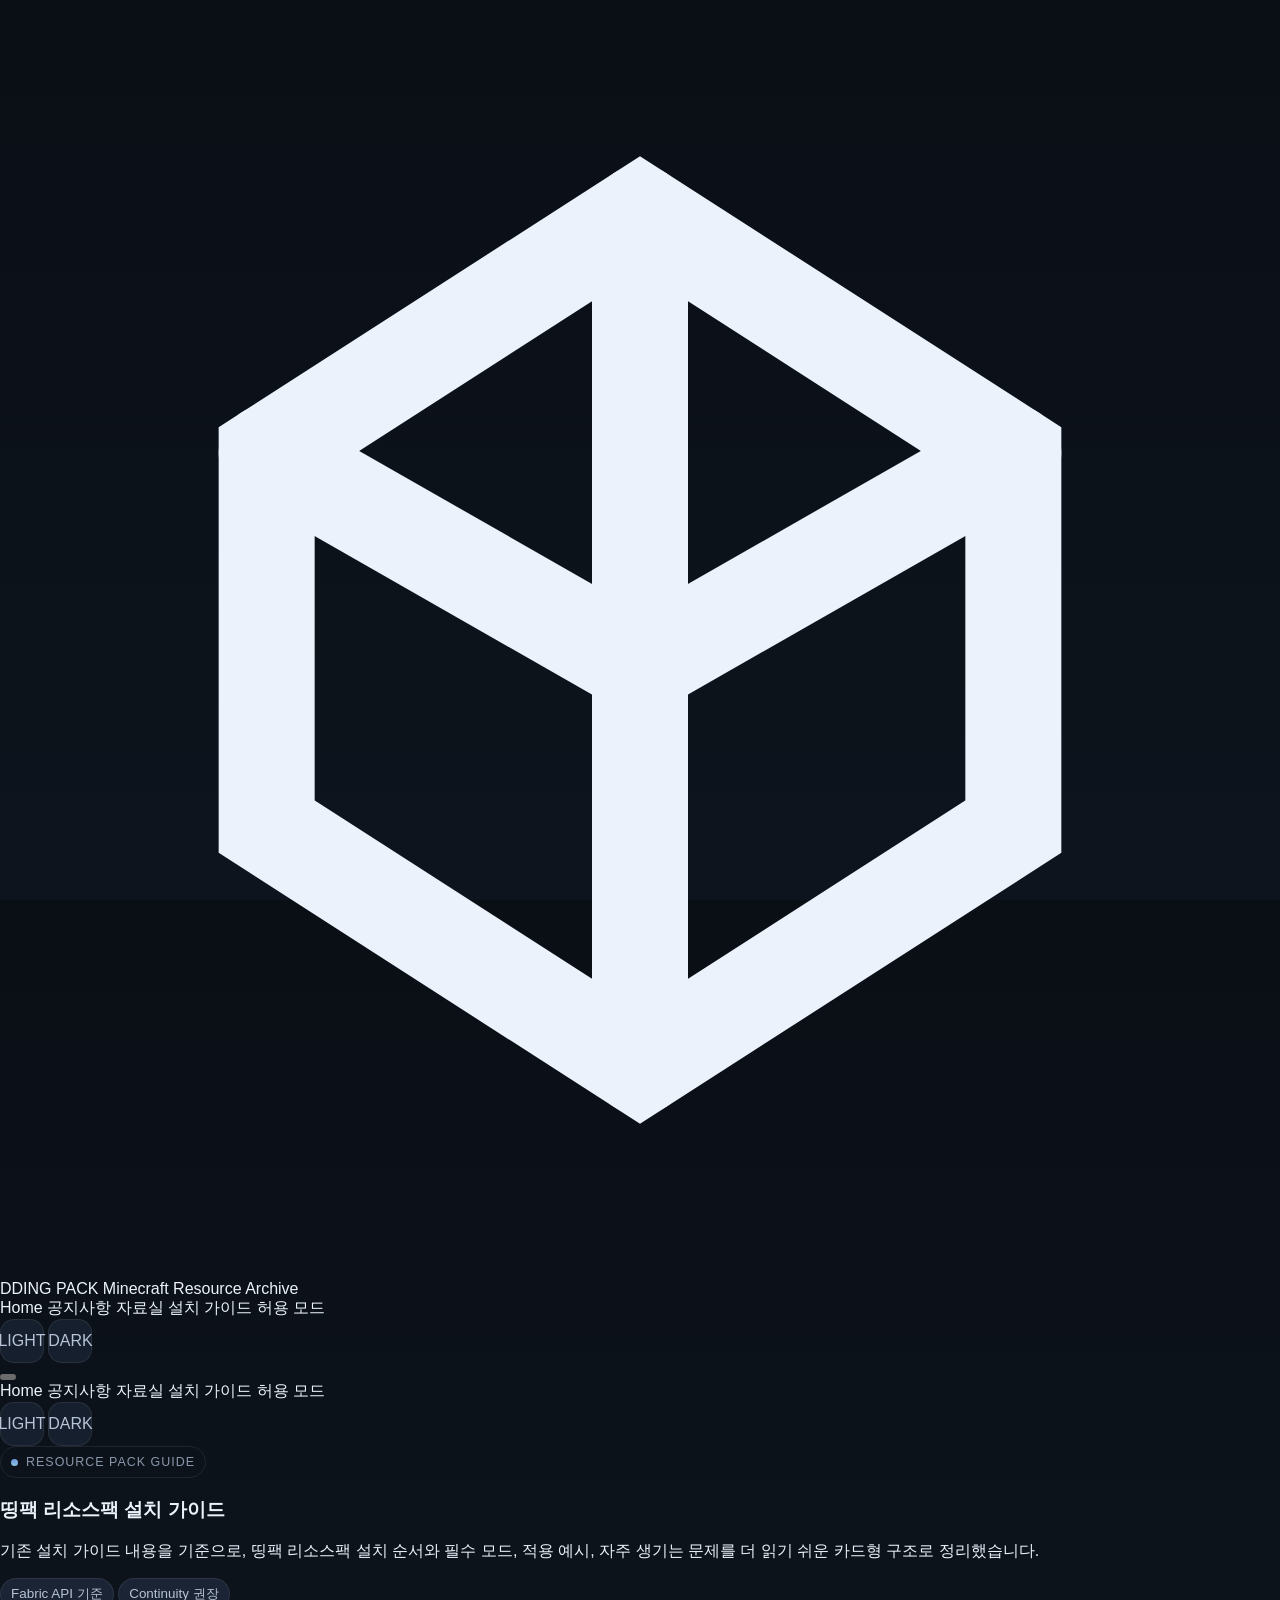
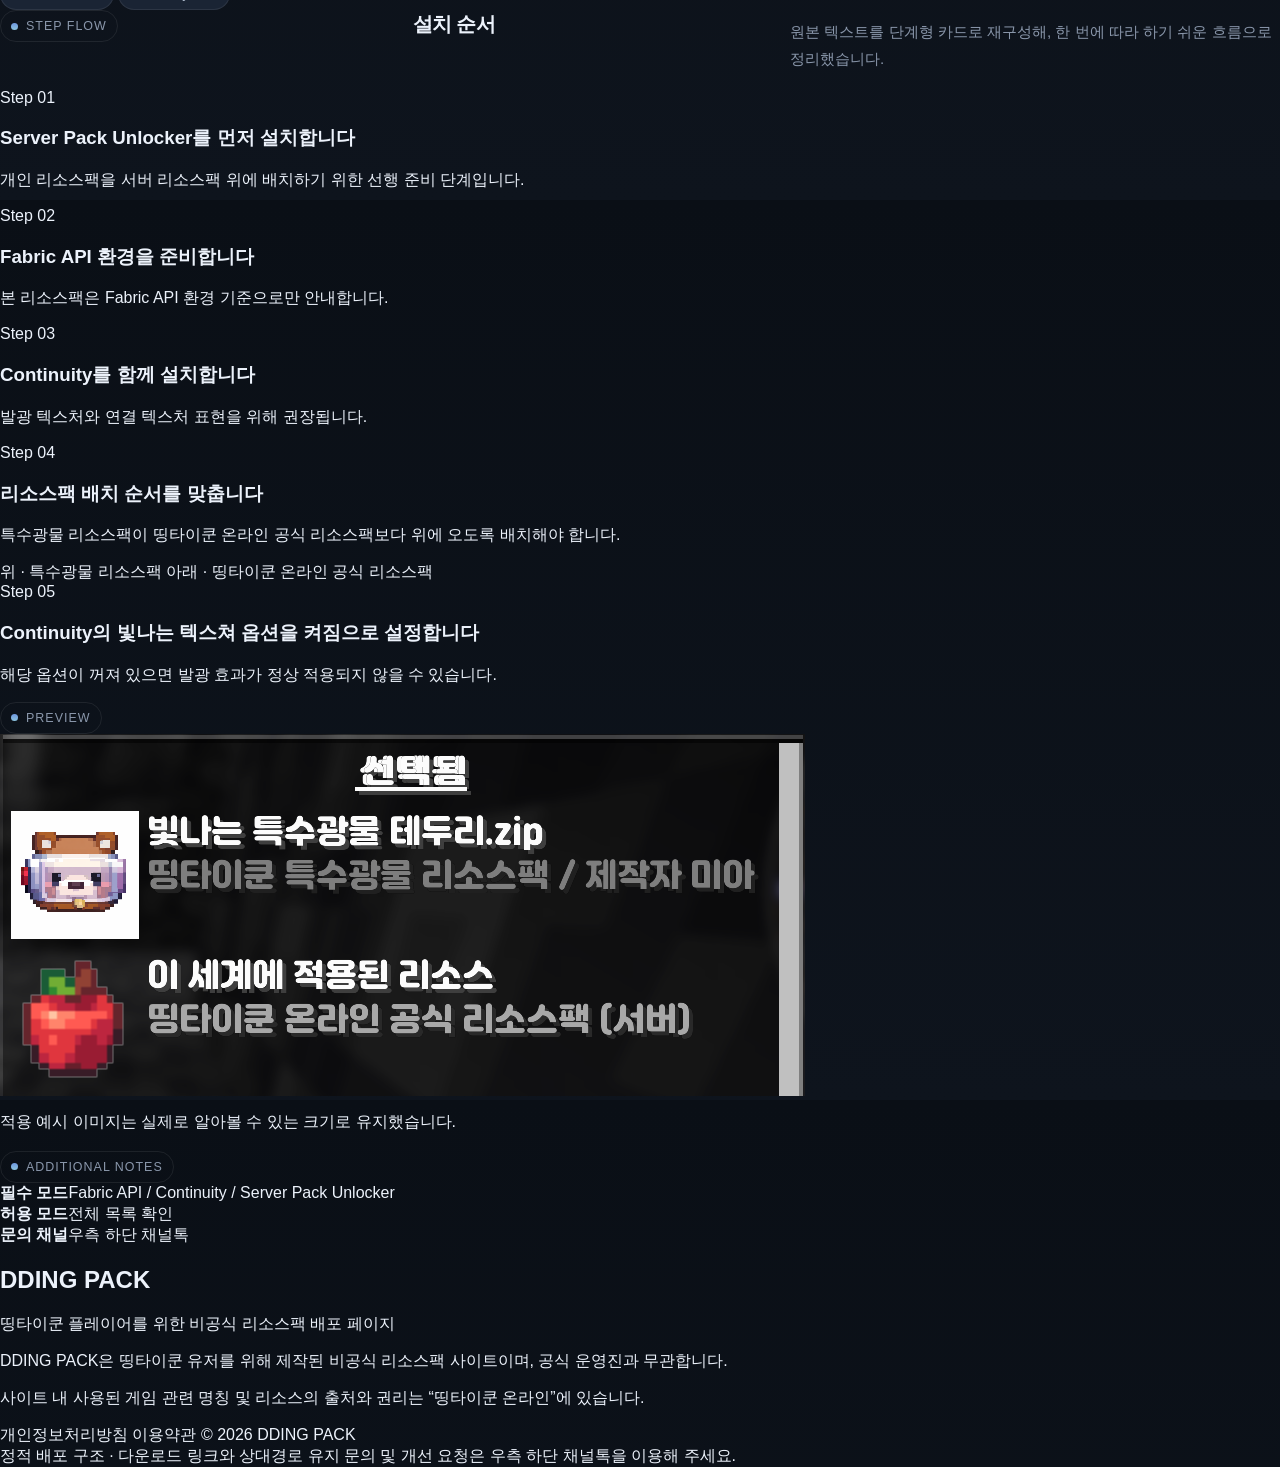
<file: install-guide-resourcepack.html>
<!DOCTYPE html>
<html lang="ko">
<head>
  <meta charset="UTF-8" />
  <meta name="viewport" content="width=device-width, initial-scale=1, viewport-fit=cover" />
  <title>띵팩 리소스팩 설치 가이드 - DDING PACK</title>
  <meta name="description" content="띵타이쿤 온라인 띵팩 리소스팩 설치 가이드. Fabric API, Continuity, Server Pack Unlocker 기준의 설치 흐름 안내" />
  <meta name="theme-color" content="#071019" />
  <link rel="stylesheet" href="assets/css/style.css" />
</head>
<body data-page="install-guide">
  <div class="site-bg" aria-hidden="true">
    <div class="site-orb orb-a"></div>
    <div class="site-orb orb-b"></div>
    <div class="site-orb orb-c"></div>
  </div>

  <header class="site-header">
    <div class="header-shell">
      <a class="brand" href="index.html" aria-label="DDING PACK 홈으로 이동">
        <span class="brand-mark" aria-hidden="true">
          <svg viewBox="0 0 24 24" fill="none">
            <path d="M5 8.5 12 4l7 4.5v7L12 20l-7-4.5v-7Z" stroke="currentColor" stroke-width="1.8"/>
            <path d="M12 4v16M5 8.5l7 4 7-4" stroke="currentColor" stroke-width="1.8" stroke-linecap="round"/>
          </svg>
        </span>
        <span class="brand-copy">
          <span class="brand-title">DDING PACK</span>
          <span class="brand-subtitle">Minecraft Resource Archive</span>
        </span>
      </a>

      <div class="header-right">
        <nav class="site-nav" aria-label="주요 메뉴">
          <a href="index.html" data-nav-link>Home</a>
          <a href="notice.html" data-nav-link>공지사항</a>
          <a href="download.html" data-nav-link>자료실</a>
          <a href="install-guide.html" data-nav-link>설치 가이드</a>
          <a href="allowed-mods.html" data-nav-link>허용 모드</a>
        </nav>

        <div class="toolbar-group">
          <div class="theme-switch" aria-label="테마 전환">
            <button type="button" class="theme-toggle" data-theme-value="light" aria-pressed="false">LIGHT</button>
            <button type="button" class="theme-toggle" data-theme-value="dark" aria-pressed="false">DARK</button>
          </div>

          <button
            class="menu-toggle"
            type="button"
            data-menu-toggle
            aria-expanded="false"
            aria-controls="mobile-menu"
            aria-label="메뉴 열기"
          >
            <svg viewBox="0 0 24 24" fill="none" aria-hidden="true">
              <path d="M5 7h14M5 12h14M5 17h14" stroke="currentColor" stroke-width="1.8" stroke-linecap="round"/>
            </svg>
          </button>
        </div>
      </div>

      <div class="mobile-menu" id="mobile-menu" data-mobile-menu aria-label="모바일 메뉴">
        <a href="index.html" data-nav-link>Home</a>
        <a href="notice.html" data-nav-link>공지사항</a>
        <a href="download.html" data-nav-link>자료실</a>
        <a href="install-guide.html" data-nav-link>설치 가이드</a>
        <a href="allowed-mods.html" data-nav-link>허용 모드</a>
        <div class="theme-switch" aria-label="모바일 테마 전환">
          <button type="button" class="theme-toggle" data-theme-value="light" aria-pressed="false">LIGHT</button>
          <button type="button" class="theme-toggle" data-theme-value="dark" aria-pressed="false">DARK</button>
        </div>
      </div>
    </div>
  </header>

 
<main class="page-main">
  <section class="page-hero">
    <div class="container">
      <article class="glass page-hero-card reveal">
        <span class="eyebrow page-eyebrow">Resource Pack Guide</span>
        <div class="page-hero-top">
          <div>
            <h1 class="page-title">띵팩 리소스팩 설치 가이드</h1>
            <p class="page-summary">
              기존 설치 가이드 내용을 기준으로, 띵팩 리소스팩 설치 순서와 필수 모드, 적용 예시, 자주 생기는 문제를 더 읽기 쉬운 카드형 구조로 정리했습니다.
            </p>
          </div>
          <div class="page-meta">
            <span class="badge">Fabric API 기준</span>
            <span class="badge">Continuity 권장</span>
          </div>
        </div>
      </article>
    </div>
  </section>

  <section class="section compact">
    <div class="container guide-layout">
      <div>
        <div class="section-head reveal">
          <span class="eyebrow page-eyebrow">Step Flow</span>
          <h2>설치 순서</h2>
          <p class="lead">원본 텍스트를 단계형 카드로 재구성해, 한 번에 따라 하기 쉬운 흐름으로 정리했습니다.</p>
        </div>

        <div class="guide-steps">
          <article class="glass-card step-card reveal">
            <span class="step-label">Step 01</span>
            <h3>Server Pack Unlocker를 먼저 설치합니다</h3>
            <p class="inline-note">개인 리소스팩을 서버 리소스팩 위에 배치하기 위한 선행 준비 단계입니다.</p>
          </article>
          <article class="glass-card step-card reveal">
            <span class="step-label">Step 02</span>
            <h3>Fabric API 환경을 준비합니다</h3>
            <p class="inline-note">본 리소스팩은 Fabric API 환경 기준으로만 안내합니다.</p>
          </article>
          <article class="glass-card step-card reveal">
            <span class="step-label">Step 03</span>
            <h3>Continuity를 함께 설치합니다</h3>
            <p class="inline-note">발광 텍스처와 연결 텍스처 표현을 위해 권장됩니다.</p>
          </article>
          <article class="glass-card step-card reveal">
            <span class="step-label">Step 04</span>
            <h3>리소스팩 배치 순서를 맞춥니다</h3>
            <p class="inline-note">특수광물 리소스팩이 띵타이쿤 온라인 공식 리소스팩보다 위에 오도록 배치해야 합니다.</p>
            <div class="tags">
              <span class="tag">위 · 특수광물 리소스팩</span>
              <span class="tag">아래 · 띵타이쿤 온라인 공식 리소스팩</span>
            </div>
          </article>
          <article class="glass-card step-card reveal">
            <span class="step-label">Step 05</span>
            <h3>Continuity의 빛나는 텍스쳐 옵션을 켜짐으로 설정합니다</h3>
            <p class="inline-note">해당 옵션이 꺼져 있으면 발광 효과가 정상 적용되지 않을 수 있습니다.</p>
          </article>
        </div>
      </div>

      <aside>
        <article class="glass-card media-card reveal">
          <span class="eyebrow page-eyebrow">Preview</span>
          <div class="media-frame">
            <img src="image.png" alt="특수광물 리소스팩 적용 예시 이미지" />
          </div>
          <p class="inline-note">적용 예시 이미지는 실제로 알아볼 수 있는 크기로 유지했습니다.</p>
        </article>

        <article class="glass-card media-card reveal" style="margin-top:18px;">
          <span class="eyebrow page-eyebrow">Additional Notes</span>
          <div class="info-list">
            <div class="info-row"><strong>필수 모드</strong><span>Fabric API / Continuity / Server Pack Unlocker</span></div>
            <div class="info-row"><strong>허용 모드</strong><span><a href="allowed-mods.html">전체 목록 확인</a></span></div>
            <div class="info-row"><strong>문의 채널</strong><span>우측 하단 채널톡</span></div>
          </div>
        </article>
      </aside>
    </div>
  </section>
</main>


  <footer class="footer">
    <div class="container">
      <div class="footer-shell">
        <div class="footer-top">
          <div>
            <h2 class="footer-title">DDING PACK</h2>
            <p class="footer-highlight">띵타이쿤 플레이어를 위한 비공식 리소스팩 배포 페이지</p>
            <p class="footer-desc">DDING PACK은 띵타이쿤 유저를 위해 제작된 비공식 리소스팩 사이트이며, 공식 운영진과 무관합니다.</p>
            <p class="footer-desc">사이트 내 사용된 게임 관련 명칭 및 리소스의 출처와 권리는 “띵타이쿤 온라인”에 있습니다.</p>
          </div>
          <div class="footer-links">
            <a href="privacy.html">개인정보처리방침</a>
            <a href="terms.html">이용약관</a>
            <span>© 2026 DDING PACK</span>
          </div>
        </div>
        <div class="footer-bottom">
          <span>정적 배포 구조 · 다운로드 링크와 상대경로 유지</span>
          <span>문의 및 개선 요청은 우측 하단 채널톡을 이용해 주세요.</span>
        </div>
      </div>
    </div>
  </footer>

  <script src="assets/js/site.js"></script>
</body>
</html>
</file>
<file: assets/css/style.css>
:root {
  color-scheme: dark;
  --bg: #0a0f16;
  --bg-canvas: #0e141d;
  --bg-elev: #111824;
  --panel: #161f2d;
  --panel-alt: #1a2434;
  --panel-soft: #101722;
  --panel-overlay: rgba(9,14,22,0.84);
  --line: rgba(255,255,255,0.08);
  --line-strong: rgba(255,255,255,0.14);
  --text: #ecf2fb;
  --text-soft: #b7c3d6;
  --text-muted: #8a97ab;
  --accent: #6e96df;
  --accent-hover: #7ea5ea;
  --accent-soft: rgba(110,150,223,0.14);
  --accent-2: #8dc4df;
  --success: #89c29f;
  --warn: #d6b27a;
  --danger: #d59a9c;
  --shadow-sm: 0 10px 24px rgba(0,0,0,0.14);
  --shadow: 0 20px 52px rgba(0,0,0,0.18);
  --radius-xl: 24px;
  --radius-lg: 20px;
  --radius: 16px;
  --radius-sm: 12px;
  --rail-size: 74px;
  --sidebar-size: 286px;
    --content-max: 1080px;
}
:root[data-theme="light"] {
  color-scheme: light;
  --bg: #ebf0f6;
  --bg-canvas: #f4f7fb;
  --bg-elev: #f7f9fc;
  --panel: #ffffff;
  --panel-alt: #f6f8fb;
  --panel-soft: #edf2f8;
  --panel-overlay: rgba(248,250,253,0.92);
  --line: rgba(24,38,61,0.08);
  --line-strong: rgba(24,38,61,0.14);
  --text: #152133;
  --text-soft: #45556d;
  --text-muted: #728198;
  --accent: #3f6fc0;
  --accent-hover: #507fd0;
  --accent-soft: rgba(63,111,192,0.12);
  --accent-2: #4aa8ba;
  --shadow-sm: 0 8px 20px rgba(31,51,86,0.06);
  --shadow: 0 18px 42px rgba(31,51,86,0.08);
}
* { box-sizing: border-box; }
html, body { height: 100%; }
body {
  margin: 0;
  min-height: 100%;
  overflow: hidden;
  background: linear-gradient(180deg, var(--bg) 0%, var(--bg-canvas) 100%);
  color: var(--text);
  font-family: -apple-system, BlinkMacSystemFont, "SF Pro Display", "Apple SD Gothic Neo", "Pretendard", "Noto Sans KR", sans-serif;
  -webkit-font-smoothing: antialiased;
  text-rendering: optimizeLegibility;
}
body.welcome-open { overflow: hidden; }
a { color: inherit; text-decoration: none; }
button { font: inherit; }
img, svg { display: block; max-width: 100%; }
.visually-hidden { position:absolute !important; width:1px; height:1px; margin:-1px; padding:0; overflow:hidden; clip:rect(0 0 0 0); white-space:nowrap; border:0; }
:focus-visible { outline: 2px solid rgba(110,150,223,.45); outline-offset: 2px; }
.app-shell {
  display: grid;
  grid-template-columns: var(--rail-size) var(--sidebar-size) minmax(0,1fr);
  height: 100dvh;
  overflow: hidden;
}
.rail, .sidebar, .content, .main-scroll, .assist, .assist-scroll { min-height: 0; }
.panel-scroll {
  min-height: 0;
  overflow: auto;
  overscroll-behavior: contain;
  scrollbar-width: thin;
  scrollbar-color: rgba(127,143,170,.22) transparent;
}
.panel-scroll::-webkit-scrollbar { width: 10px; height: 10px; }
.panel-scroll::-webkit-scrollbar-thumb { background: rgba(127,143,170,.22); border-radius: 999px; border: 2px solid transparent; background-clip: padding-box; }
.rail, .sidebar { background: var(--bg-elev); }
.rail, .sidebar { border-right: 1px solid var(--line); }

.sidebar-backdrop { display:none; }
.rail { padding: 16px 14px; display: flex; flex-direction: column; align-items: center; gap: 10px; }
.rail-brand, .rail-link {
  position: relative; width: 44px; height: 44px; border-radius: 14px; display: grid; place-items: center; background: var(--panel); border: 1px solid var(--line); color: var(--text-soft); transition: background .18s ease, border-color .18s ease, color .18s ease;
}
.rail-brand { overflow: hidden; padding: 4px; margin-bottom: 4px; }
.rail-brand img { width: 100%; height: 100%; object-fit: cover; border-radius: 10px; }
.rail-link::before, .rail-brand::before { content: ""; position: absolute; inset-inline-start: -8px; top: 8px; bottom: 8px; width: 3px; border-radius: 999px; background: transparent; transition: background .18s ease; }
.rail-link svg { width: 18px; height: 18px; }
.rail-link:hover, .rail-link:focus-visible, .rail-brand:hover, .rail-brand:focus-visible { background: color-mix(in srgb, var(--panel) 84%, var(--accent) 16%); border-color: rgba(110,150,223,.24); color: var(--text); }
.rail-link.is-active, .rail-brand.is-active { color: var(--text); background: color-mix(in srgb, var(--panel) 82%, var(--accent) 18%); border-color: rgba(110,150,223,.28); }
.rail-link.is-active::before, .rail-brand.is-active::before { background: var(--accent); }
.rail-bottom { margin-top: auto; display: grid; gap: 10px; padding-top: 10px; }
.sidebar { display: flex; flex-direction: column; }
.sidebar-scroll { padding: 22px 18px 18px; display: flex; flex-direction: column; min-height: 100%; }
.sidebar-head { padding: 4px 6px 16px; border-bottom: 1px solid var(--line); }
.sidebar-title { font-size: .98rem; font-weight: 700; letter-spacing: -.02em; }
.sidebar-sub { display:none; }
.nav-group { display: grid; gap: 8px; margin-top: 16px; }
.nav-label { padding: 8px 10px 2px; font-size: .72rem; text-transform: uppercase; letter-spacing: .12em; color: var(--text-muted); }
.nav-link { position: relative; display: flex; align-items: center; gap: 12px; padding: 12px 14px; border-radius: 14px; border: 1px solid transparent; color: var(--text-soft); transition: background .18s ease, border-color .18s ease, color .18s ease; }
.nav-link::before { content: ""; width: 3px; align-self: stretch; border-radius: 999px; background: transparent; flex: 0 0 auto; }
.nav-link:hover, .nav-link:focus-visible { background: var(--panel); border-color: var(--line); color: var(--text); }
.nav-link.is-current { background: var(--panel); border-color: rgba(110,150,223,.24); color: var(--text); }
.nav-link.is-current::before { background: var(--accent); }
.nav-text { display:grid; gap:4px; }
.nav-text > span:first-child { font-size: .96rem; font-weight: 600; }
.nav-meta { font-size: .8rem; color: var(--text-muted); }
.rail-utility, .theme-toggle { width: 44px; height: 44px; border-radius: 14px; border: 1px solid var(--line); background: var(--panel); color: var(--text-soft); display: inline-flex; align-items: center; justify-content: center; gap: 8px; padding: 0; cursor: pointer; transition: border-color .18s ease, color .18s ease, background .18s ease; }
.rail-utility:hover, .theme-toggle:hover, .rail-utility:focus-visible, .theme-toggle:focus-visible { border-color: var(--line-strong); color: var(--text); background: var(--panel-alt); }
.theme-toggle .mode-icon { font-size: 1rem; line-height: 1; }
.content { display: flex; flex-direction: column; min-width: 0; }
.content-header { display: flex; align-items: center; justify-content: space-between; gap: 16px; padding: 16px 24px; border-bottom: 1px solid var(--line); background: color-mix(in srgb, var(--bg-elev) 92%, transparent); backdrop-filter: blur(14px); }
.content-title { font-size: 1.08rem; font-weight: 700; letter-spacing: -.02em; }
.content-title-wrap { min-width: 0; }
.content-actions { display:flex; align-items:center; gap:10px; }
.panel-toggle, .menu-button { min-height: 38px; min-width: 38px; border-radius: 12px; border: 1px solid var(--line); background: var(--panel); color: var(--text-soft); padding: 0 14px; display:inline-flex; align-items:center; justify-content:center; cursor: pointer; font-weight: 600; font-size: .92rem; line-height: 1.2; white-space: nowrap; }
.panel-toggle:hover, .menu-button:hover, .panel-toggle:focus-visible, .menu-button:focus-visible { border-color: var(--line-strong); color: var(--text); background: var(--panel-alt); }
.menu-button { display:none; }
.mobile-only { display: none; }
.main-scroll { flex: 1 1 auto; padding: 28px 28px 42px; }
.main-inner { width: min(100%, var(--content-max)); }
.hero-card, .section-card, .assist-card, .toast-card, .welcome-card, .link-group-card { background: var(--panel); border: 1px solid var(--line); border-radius: var(--radius-xl); box-shadow: var(--shadow-sm); }
.hero-card { padding: 32px; }
.hero-top { display:flex; align-items:flex-start; justify-content:space-between; gap: 24px; }
.hero-copy { max-width: 760px; }
.hero-copy h1 { margin: 14px 0 12px; font-size: clamp(2rem, 4vw, 3rem); line-height: 1.08; letter-spacing: -.05em; max-width: 14ch; }
.lead { margin: 0; color: var(--text-soft); font-size: 1.02rem; line-height: 1.8; max-width: 62ch; }
.eyebrow { display:inline-flex; align-items:center; gap:8px; min-height: 32px; padding: 0 10px; border: 1px solid var(--line); border-radius: 999px; color: var(--text-muted); font-size: .78rem; letter-spacing: .08em; text-transform: uppercase; }
.eyebrow::before { content:""; width:7px; height:7px; border-radius:999px; background: linear-gradient(180deg, var(--accent), var(--accent-2)); }
.hero-actions, .button-row { display:flex; flex-wrap:wrap; gap:10px; margin-top: 24px; }
.hero-pills, .pill-row { display:flex; flex-wrap:wrap; gap:8px; margin-top:18px; }
.stat-card, .pill, .badge, .status-chip { min-height: 32px; border-radius: 999px; border: 1px solid var(--line); background: var(--panel-alt); color: var(--text-soft); }
.pill, .badge, .status-chip { display:inline-flex; align-items:center; padding: 0 10px; font-size: .84rem; }
.hero-side { width: min(280px, 100%); display: grid; gap: 12px; }
.stat-card { padding: 16px 16px; border-radius: 16px; display:grid; gap:6px; }
.stat-card strong { font-size: 1rem; letter-spacing: -.02em; }
.stat-card span { color: var(--text-muted); font-size: .88rem; line-height: 1.6; }
.btn, .btn-secondary, .btn-primary { min-height: 46px; min-width: 108px; border-radius: 12px; display:inline-flex; align-items:center; justify-content:center; gap: 8px; padding: 0 18px; border: 1px solid var(--line); cursor: pointer; font-weight: 600; font-size: .95rem; line-height: 1.25; white-space: nowrap; flex-shrink: 0; transition: transform .18s ease, border-color .18s ease, background .18s ease, color .18s ease; }
.btn:hover, .btn:focus-visible { transform: translateY(-1px); }
.btn-primary { background: linear-gradient(180deg, color-mix(in srgb, var(--accent) 80%, white 20%), var(--accent)); border-color: transparent; color: #fff; }
.btn-primary:hover, .btn-primary:focus-visible { background: linear-gradient(180deg, color-mix(in srgb, var(--accent-hover) 86%, white 14%), var(--accent-hover)); }
.btn-secondary { background: var(--panel-alt); color: var(--text); }
.btn-text { display:inline-flex; align-items:center; gap:6px; min-height: 32px; color: var(--accent); font-weight: 600; font-size: .93rem; line-height: 1.3; white-space: nowrap; }
.btn-text::after { content: "→"; font-size: .88em; }
.btn-text:hover, .btn-text:focus-visible { color: var(--accent-hover); }
.section-block { margin-top: 18px; }
.grid-2 { display:grid; grid-template-columns: repeat(2, minmax(0,1fr)); gap: 18px; }
.section-card, .link-group-card { padding: 24px; }
.section-head { display:flex; align-items:flex-start; justify-content:space-between; gap: 16px; margin-bottom: 16px; }
.section-head h2 { margin: 0; font-size: 1.28rem; letter-spacing: -.03em; }
.section-head p { margin: 8px 0 0; color: var(--text-muted); font-size: .95rem; line-height: 1.7; max-width: 58ch; }
.card-stack { display:grid; gap: 12px; }
.link-row { display:flex; align-items:flex-start; justify-content:space-between; gap: 18px; padding: 18px 0; border-top: 1px solid var(--line); }
.card-stack .link-row:first-child { border-top: 0; padding-top: 0; }
.link-row strong { font-size: 1rem; letter-spacing: -.02em; }
.link-row p { margin: 6px 0 0; color: var(--text-soft); font-size: .95rem; line-height: 1.72; max-width: 54ch; }
.notice-inline, .info-box { padding: 16px 18px; border-radius: 16px; background: color-mix(in srgb, var(--panel-alt) 78%, var(--accent) 22%); border: 1px solid rgba(110,150,223,.18); color: var(--text-soft); line-height: 1.75; }
.table { width:100%; border-collapse: collapse; overflow: hidden; border-radius: 16px; border: 1px solid var(--line); }
.table th, .table td { padding: 15px 16px; text-align: left; border-bottom: 1px solid var(--line); font-size: .95rem; line-height: 1.7; }
.table th { background: var(--panel-alt); color: var(--text-soft); font-weight: 600; }
.table tr:last-child td { border-bottom: 0; }
.figure-card { padding: 18px; border-radius: 18px; border: 1px solid var(--line); background: var(--panel-alt); }
.figure-card img { border-radius: 14px; border: 1px solid var(--line); }
.figure-caption { margin-top: 12px; color: var(--text-muted); font-size: .9rem; line-height: 1.65; }
.accordion { display:grid; gap: 10px; }
.accordion details { border: 1px solid var(--line); border-radius: 16px; background: var(--panel-alt); padding: 0 16px; }
.accordion summary { cursor: pointer; list-style: none; padding: 16px 0; font-weight: 600; }
.accordion summary::-webkit-details-marker { display:none; }
.accordion p { margin: 0 0 16px; color: var(--text-soft); line-height: 1.75; }
.policy-copy p { margin: 0 0 14px; color: var(--text-soft); line-height: 1.82; max-width: 72ch; }
.mod-grid { display:grid; grid-template-columns: repeat(2, minmax(0,1fr)); gap: 16px; }
.link-group-card h3 { margin: 0 0 6px; font-size: 1.08rem; letter-spacing: -.02em; }
.group-kicker { margin: 0 0 16px; color: var(--text-muted); font-size: .92rem; line-height: 1.7; }
.mod-link-list { display:grid; gap: 10px; }
.mod-item { display:flex; justify-content:space-between; gap: 14px; align-items:flex-start; padding: 14px 14px; border-radius: 16px; background: var(--panel-alt); border: 1px solid var(--line); }
.mod-item strong { display:block; font-size: .97rem; }
.mod-item p { margin: 5px 0 0; color: var(--text-soft); font-size: .9rem; line-height: 1.68; }
.mod-actions { display:grid; gap:8px; justify-items:end; }
.type-label { display:inline-flex; align-items:center; padding: 0 8px; min-height: 26px; border-radius: 999px; background: var(--panel-soft); border: 1px solid var(--line); color: var(--text-muted); font-size: .76rem; white-space: nowrap; }
.external-links-note { margin-top: 4px; color: var(--text-muted); font-size: .9rem; line-height: 1.7; }
.assist-backdrop { position: fixed; inset: 0; background: rgba(5,10,16,.36); opacity: 0; visibility: hidden; transition: opacity .18s ease, visibility .18s ease; z-index: 49; }
.assist-backdrop.is-open { opacity: 1; visibility: visible; }
.assist { position: fixed; top: 0; right: 0; bottom: 0; width: min(360px, calc(100vw - 40px)); background: var(--panel-overlay); border-left: 1px solid var(--line); box-shadow: var(--shadow); transform: translateX(108%); transition: transform .22s ease; z-index: 50; display: flex; flex-direction: column; backdrop-filter: blur(16px); }
.assist.is-open { transform: translateX(0); }
.assist-panel-head { display:flex; align-items:flex-start; justify-content:space-between; gap: 12px; padding: 18px 18px 14px; border-bottom: 1px solid var(--line); }
.assist-title { font-size: 1rem; font-weight: 700; letter-spacing: -.02em; }
.assist-panel-head p { margin: 6px 0 0; color: var(--text-muted); font-size: .88rem; line-height: 1.6; }
.assist-close { width: 32px; height: 32px; border-radius: 10px; border: 1px solid var(--line); background: var(--panel); color: var(--text-soft); display:grid; place-items:center; cursor:pointer; }
.assist-close:hover, .assist-close:focus-visible { color: var(--text); border-color: var(--line-strong); }
.assist-scroll { padding: 18px; display:grid; gap: 14px; }
.assist-card { padding: 18px; }
.assist-card h3 { margin: 0 0 10px; font-size: 1rem; letter-spacing: -.02em; }
.assist-card p, .assist-card li { color: var(--text-soft); font-size: .92rem; line-height: 1.72; }
.assist-card ul { margin: 0; padding-left: 18px; display:grid; gap: 8px; }
.assist-card .btn, .assist-card .btn-secondary { width: 100%; }
.welcome-overlay { position: fixed; inset: 0; display: grid; place-items: center; padding: 24px; background: radial-gradient(circle at top, rgba(110,150,223,.12), transparent 28%), rgba(7,11,18,.72); backdrop-filter: blur(12px); z-index: 100; transition: opacity .22s ease, visibility .22s ease; }
.welcome-overlay.is-hidden { opacity: 0; visibility: hidden; pointer-events:none; }
.welcome-card { width: min(100%, 640px); padding: 34px; text-align: center; background: color-mix(in srgb, var(--panel) 96%, black 4%); }
.welcome-logo { width: min(168px, 34vw); margin: 0 auto 18px; }
.welcome-card h1 { margin: 14px 0 12px; font-size: clamp(2rem, 4vw, 2.8rem); letter-spacing: -.04em; line-height: 1.08; }
.welcome-card p { margin: 0 auto; max-width: 44ch; color: var(--text-soft); line-height: 1.75; }
.welcome-list { margin-top: 18px; display:flex; justify-content:center; flex-wrap:wrap; gap: 8px; }
.welcome-actions { display:flex; justify-content:center; flex-wrap:wrap; gap: 10px; margin-top: 24px; }
.toast-area { position: fixed; right: 18px; bottom: 18px; z-index: 90; }
.toast-card { position: relative; width: min(360px, calc(100vw - 24px)); padding: 18px; box-shadow: var(--shadow); }
.toast-card h3 { margin: 0 28px 8px 0; font-size: 1rem; }
.toast-card p { margin: 0; color: var(--text-soft); line-height: 1.68; }
.toast-actions { display:flex; align-items:center; justify-content:flex-start; gap:10px; margin-top: 14px; }
.toast-close { position:absolute; top: 12px; right: 12px; width: 28px; height: 28px; display:grid; place-items:center; border-radius: 999px; border: 1px solid var(--line); background: var(--panel-alt); color: var(--text-soft); cursor: pointer; font-size: 1rem; line-height: 1; }
.toast-close:hover, .toast-close:focus-visible { color: var(--text); border-color: var(--line-strong); }
@media (max-width: 1260px) { .app-shell { grid-template-columns: var(--rail-size) var(--sidebar-size) minmax(0,1fr); } }
@media (max-width: 980px) {
  body { min-height: auto; overflow: auto; }
  .app-shell { grid-template-columns: var(--rail-size) minmax(0,1fr); height: auto; min-height: 100dvh; overflow: visible; }
  .rail { position: sticky; top: 0; height: 100dvh; }
  .sidebar { position: fixed; top: 0; left: var(--rail-size); bottom: 0; width: min(320px, calc(100vw - var(--rail-size) - 12px)); transform: translateX(-112%); transition: transform .18s ease; z-index: 45; box-shadow: var(--shadow); }
  .sidebar.is-open { transform: translateX(0); }
  .sidebar-backdrop { display:block; position: fixed; inset: 0; background: rgba(5,10,16,.42); opacity: 0; visibility: hidden; transition: opacity .18s ease, visibility .18s ease; z-index: 40; }
  .sidebar-backdrop.is-open { opacity: 1; visibility: visible; }
  .content-header { position: sticky; top: 0; z-index: 10; }
  .menu-button { display:inline-flex; }
  .panel-toggle { min-height: 38px; padding-inline: 12px; }
  .assist { top: auto; left: 12px; right: 12px; bottom: 12px; width: auto; max-height: min(72dvh, 560px); border: 1px solid var(--line); border-radius: 20px; transform: translateY(110%); }
  .assist.is-open { transform: translateY(0); }
}
@media (max-width: 760px) {
  :root { --rail-size: 66px; }
  .main-scroll { padding: 22px 18px 32px; }
  .content-header { padding: 15px 16px; }
  .hero-card, .section-card, .assist-card, .welcome-card, .link-group-card { border-radius: 18px; }
  .hero-card { padding: 22px; }
  .hero-top, .grid-2, .mod-grid { grid-template-columns: 1fr; display:grid; gap: 16px; }
  .hero-side { width: 100%; }
  .link-row, .mod-item, .toast-actions { flex-direction: column; align-items: stretch; }
  .link-row .btn, .link-row .btn-secondary, .link-row .btn-text { width: 100%; justify-content: flex-start; }
  .rail-bottom { gap: 8px; }
  .mod-actions { justify-items: start; }
  .welcome-card { padding: 28px 22px; }
  .welcome-actions .btn, .hero-actions .btn { width: 100%; }
  .toast-area { left: 12px; right: 12px; bottom: 12px; }
  .toast-card { width: 100%; }
}

.content-header { padding-block: 16px; }
.content-title { font-size: 1rem; }
.main-inner > :first-child.hero-card { margin-top: 0; }
.hero-card .hero-copy h1 { max-width: 16ch; }
.link-row .btn-text { justify-content: flex-end; }
@media (max-width: 760px) { .panel-toggle { padding-inline: 12px; } .link-row .btn-text { justify-content: flex-start; } }

.utility-tip{position:absolute;left:calc(100% + 10px);top:50%;transform:translateY(-50%);background:var(--panel);color:var(--text);padding:6px 9px;border-radius:10px;border:1px solid var(--line);font-size:.78rem;white-space:nowrap;opacity:0;pointer-events:none;transition:opacity .16s ease,transform .16s ease;box-shadow:var(--shadow-sm);}
.rail-utility-wrap{position:relative;}
.rail-utility-wrap:hover .utility-tip,.rail-utility-wrap:focus-within .utility-tip{opacity:1;transform:translateY(-50%) translateX(0);}
.panel-toggle svg{width:16px;height:16px;flex:0 0 auto;}
@media (max-width:760px){ .utility-tip{display:none;} .content-title{font-size:.96rem;} }


/* v13 mobile optimization + cleanup */
body { overflow: hidden; }
.content-header { padding-inline: 20px; gap: 12px; }
.content-actions { flex-wrap: nowrap; }
.panel-toggle { gap: 8px; }
.btn, .btn-secondary, .btn-primary { min-height: 48px; min-width: 116px; padding-inline: 18px; }
.btn-text { min-height: 36px; }
.link-row .btn-text { min-height: 40px; }
.link-row .btn, .link-row .btn-secondary, .link-row .btn-text { flex-shrink: 0; }
.utility-tip { z-index: 60; }
.sidebar-mobile-utilities { display:none; }
.toast-area { right: max(18px, env(safe-area-inset-right)); bottom: calc(max(18px, env(safe-area-inset-bottom)) + 72px); }
.assist { padding-bottom: env(safe-area-inset-bottom); }
.content-header { padding-top: max(16px, env(safe-area-inset-top)); }
.rail { padding-top: max(16px, env(safe-area-inset-top)); padding-bottom: calc(16px + env(safe-area-inset-bottom)); }
.sidebar { padding-bottom: env(safe-area-inset-bottom); }
.sidebar-head { padding-bottom: 14px; }
.hero-card { padding: 30px; }
.section-card, .link-group-card { padding: 22px; }
.link-row { gap: 14px; }
.link-row p, .section-head p, .lead, .assist-card p, .assist-card li, .policy-copy p, .accordion p, .mod-item p { line-height: 1.78; }
.nav-link { align-items: flex-start; }
.nav-text > span:first-child { line-height: 1.35; }
.nav-meta { line-height: 1.55; }

@media (max-width: 980px) {
  body { overflow: auto; }
  .app-shell { grid-template-columns: minmax(0,1fr); }
  .rail {
    display: none;
  }
  .content-header {
    position: sticky;
    top: 0;
    z-index: 20;
    padding-inline: 16px;
    min-height: 64px;
    background: color-mix(in srgb, var(--bg-elev) 88%, transparent);
  }
  .menu-button { display: inline-flex; }
  .sidebar {
    left: 0;
    width: min(360px, calc(100vw - 20px));
    transform: translateX(-110%);
    background: var(--bg-elev);
  }
  .sidebar-scroll { padding: max(22px, env(safe-area-inset-top)) 18px calc(20px + env(safe-area-inset-bottom)); }
  .sidebar-mobile-utilities {
    display: grid;
    gap: 10px;
    margin-top: auto;
    padding-top: 18px;
    border-top: 1px solid var(--line);
  }
  .sidebar-mobile-utility-row { display:flex; gap: 10px; }
  .sidebar-mobile-utility-row .utility-button {
    flex: 1 1 auto;
    min-height: 44px;
    border-radius: 12px;
    border: 1px solid var(--line);
    background: var(--panel);
    color: var(--text-soft);
    display: inline-flex;
    align-items: center;
    justify-content: center;
    gap: 8px;
    padding: 0 14px;
    white-space: nowrap;
  }
  .sidebar-mobile-utility-row .utility-button:hover,
  .sidebar-mobile-utility-row .utility-button:focus-visible {
    color: var(--text);
    border-color: var(--line-strong);
    background: var(--panel-alt);
  }
  .main-scroll { padding: 20px 16px calc(30px + env(safe-area-inset-bottom)); }
  .main-inner { width: 100%; }
  .hero-card { padding: 24px; }
  .grid-2, .mod-grid { grid-template-columns: 1fr; }
  .hero-top { display: grid; gap: 16px; }
  .hero-copy h1 { max-width: 100%; font-size: clamp(1.8rem, 6.3vw, 2.6rem); }
  .panel-toggle { min-width: 42px; }
  .panel-toggle span { display:none; }
  .assist { left: 12px; right: 12px; width: auto; max-height: min(72dvh, 560px); }
}

@media (max-width: 760px) {
  .content-header { min-height: 60px; padding-inline: 14px; }
  .content-title { font-size: .96rem; }
  .hero-card, .section-card, .assist-card, .welcome-card, .link-group-card { border-radius: 18px; }
  .hero-card { padding: 22px; }
  .section-card, .link-group-card { padding: 18px; }
  .section-head { gap: 12px; margin-bottom: 14px; }
  .section-head h2 { font-size: 1.12rem; }
  .section-head p { font-size: .92rem; line-height: 1.72; }
  .lead { font-size: .96rem; }
  .hero-actions, .button-row, .welcome-actions { display:grid; grid-template-columns: 1fr; }
  .btn, .btn-secondary, .btn-primary { width: 100%; min-height: 50px; font-size: .95rem; }
  .btn-text { min-height: 38px; font-size: .92rem; white-space: normal; }
  .link-row { padding-block: 16px; }
  .link-row strong { font-size: .97rem; }
  .link-row p { font-size: .92rem; max-width: none; }
  .mod-item { flex-direction: column; align-items: stretch; }
  .mod-actions { justify-items: stretch; }
  .mod-actions .btn-text { justify-content: flex-start; }
  .accordion summary { padding: 15px 0; font-size: .96rem; line-height: 1.45; }
  .table th, .table td { padding: 12px 12px; font-size: .89rem; }
  .toast-area { left: 12px; right: 12px; bottom: calc(max(12px, env(safe-area-inset-bottom)) + 82px); }
  .toast-card { width: 100%; }
  .welcome-card { padding: 28px 22px; }
}
</file>
